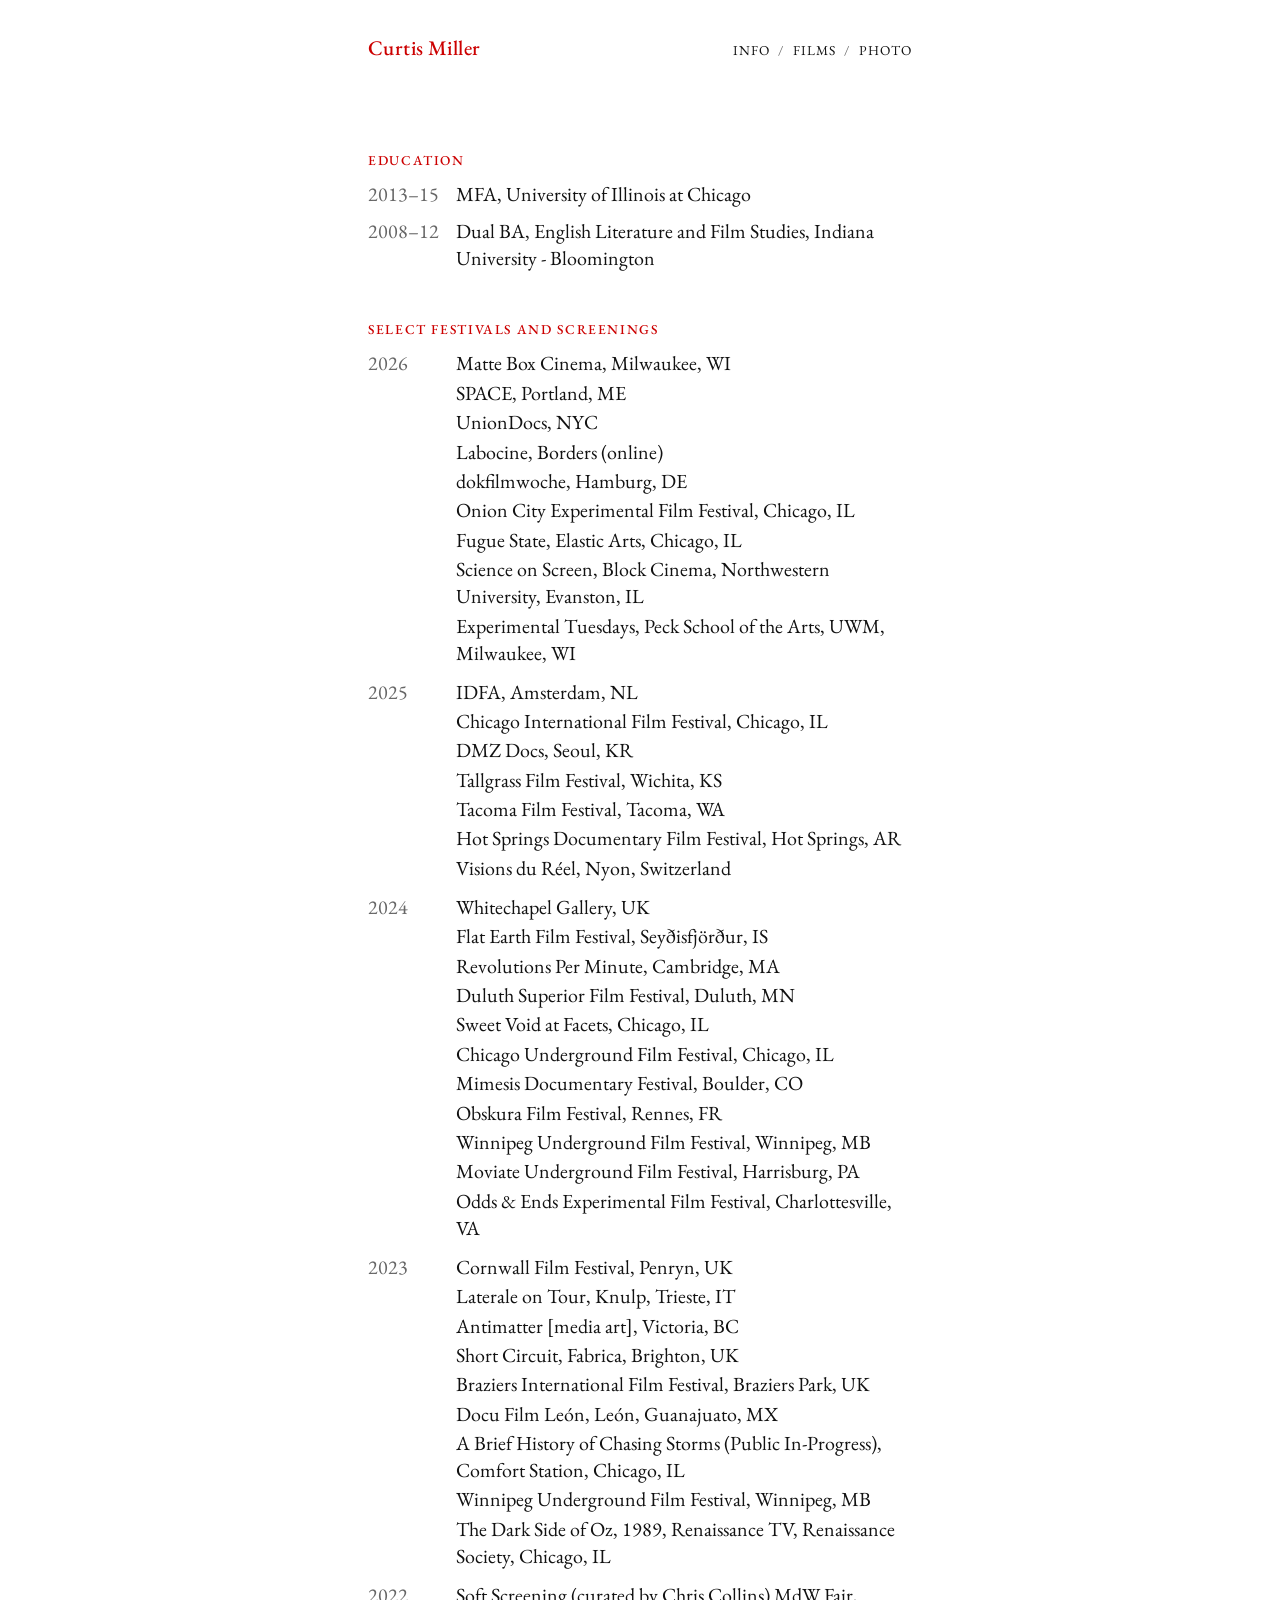
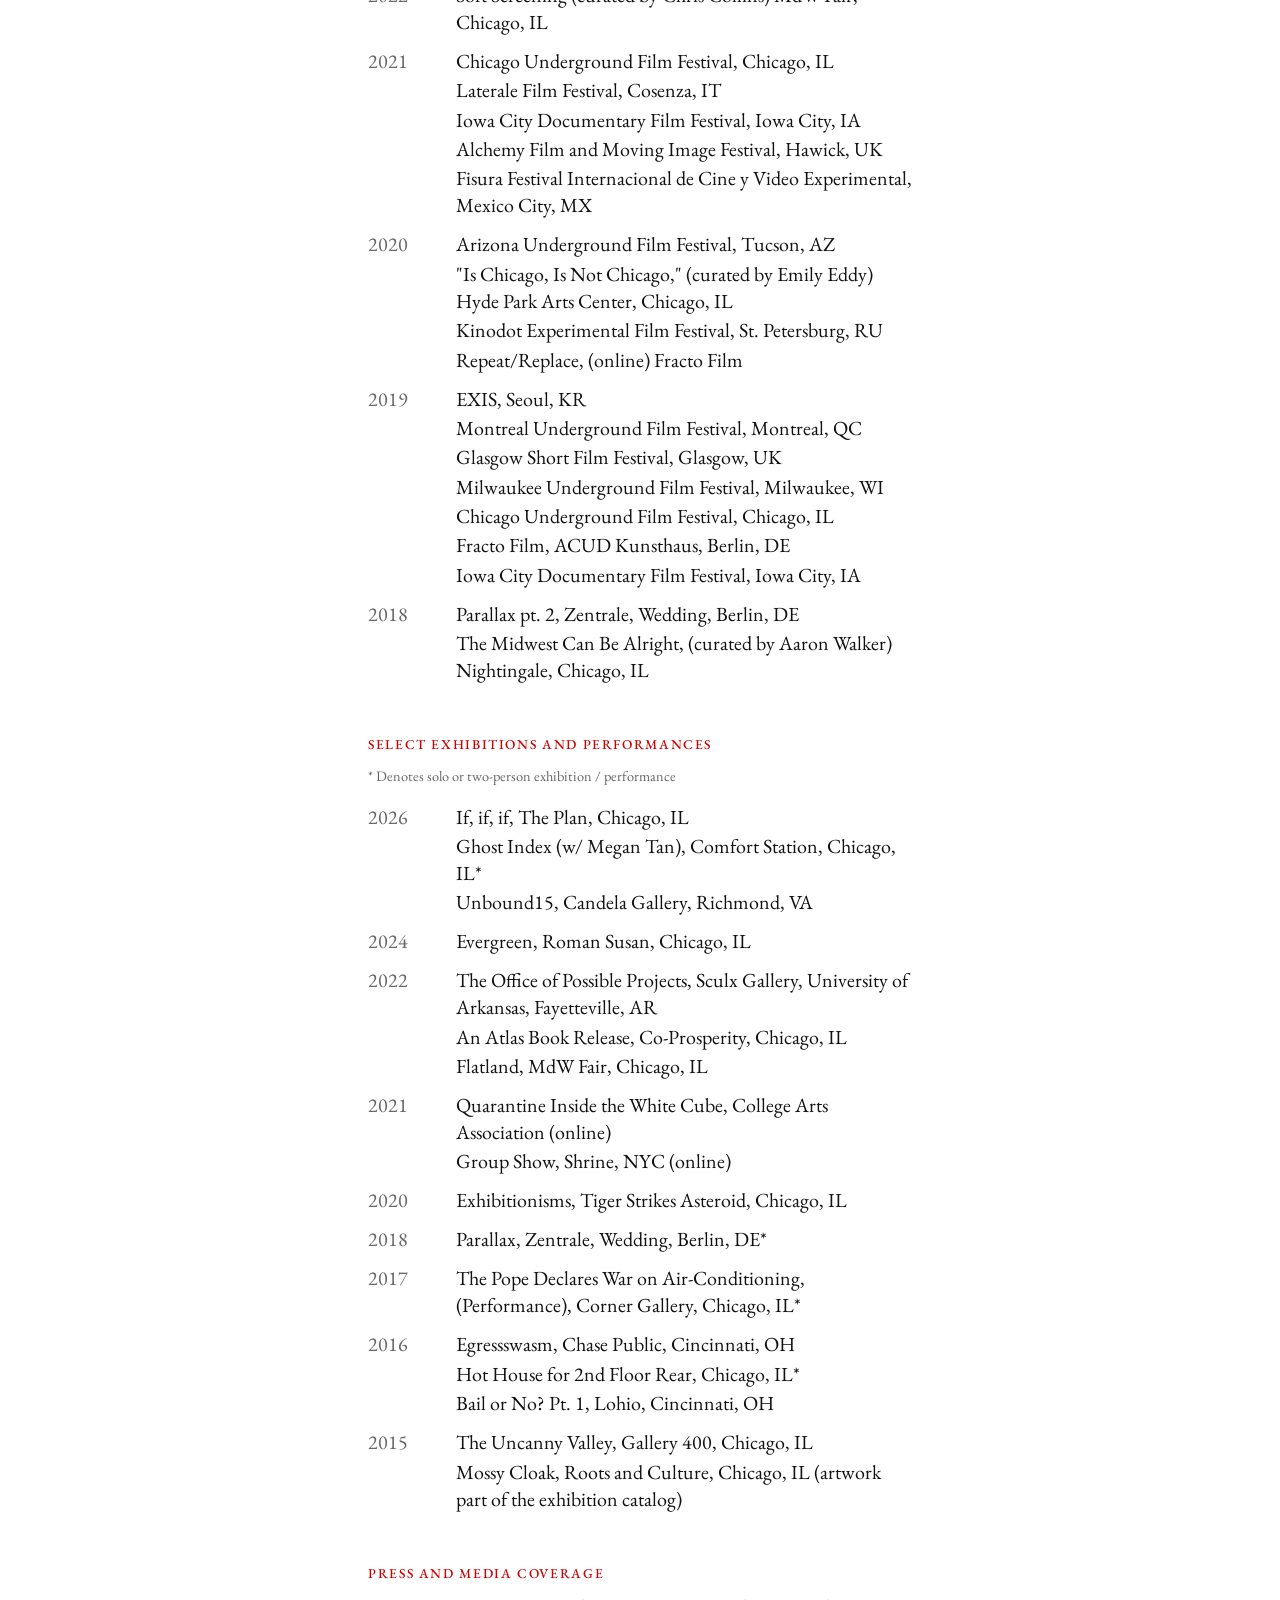
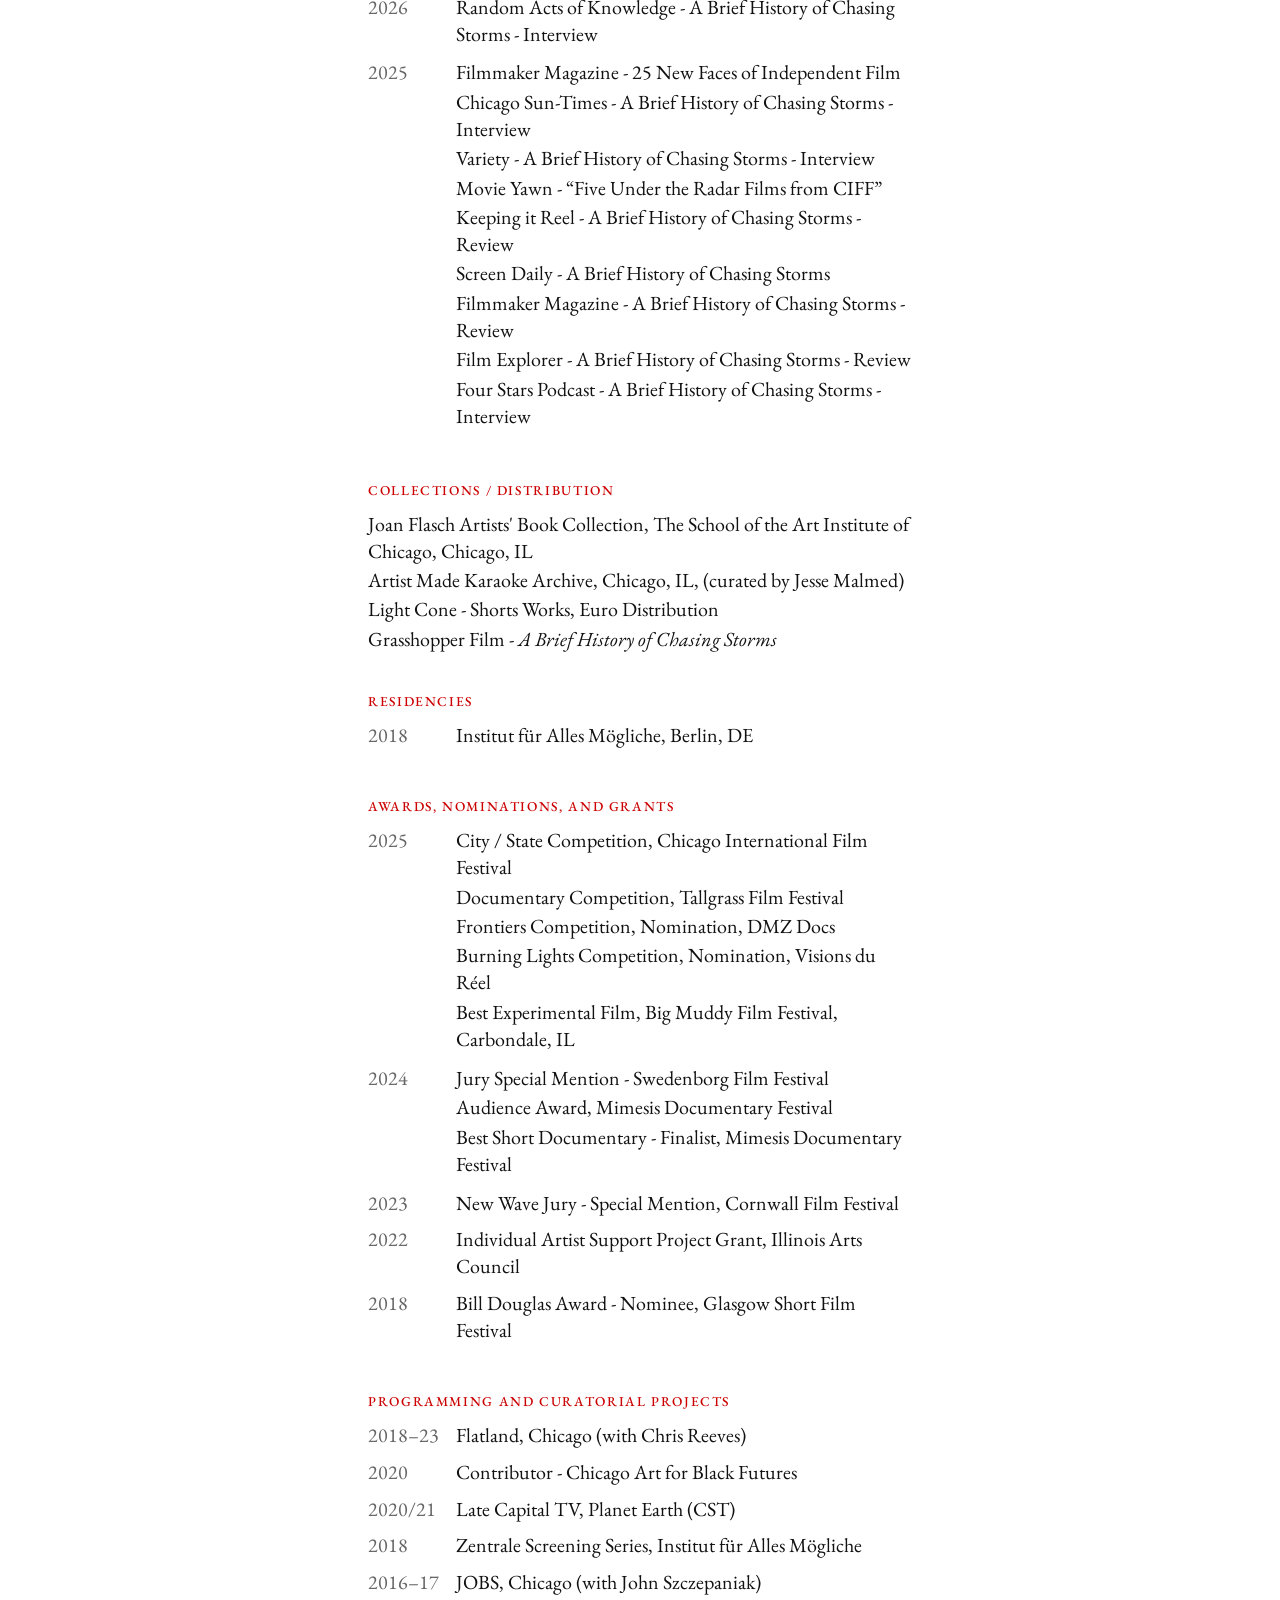
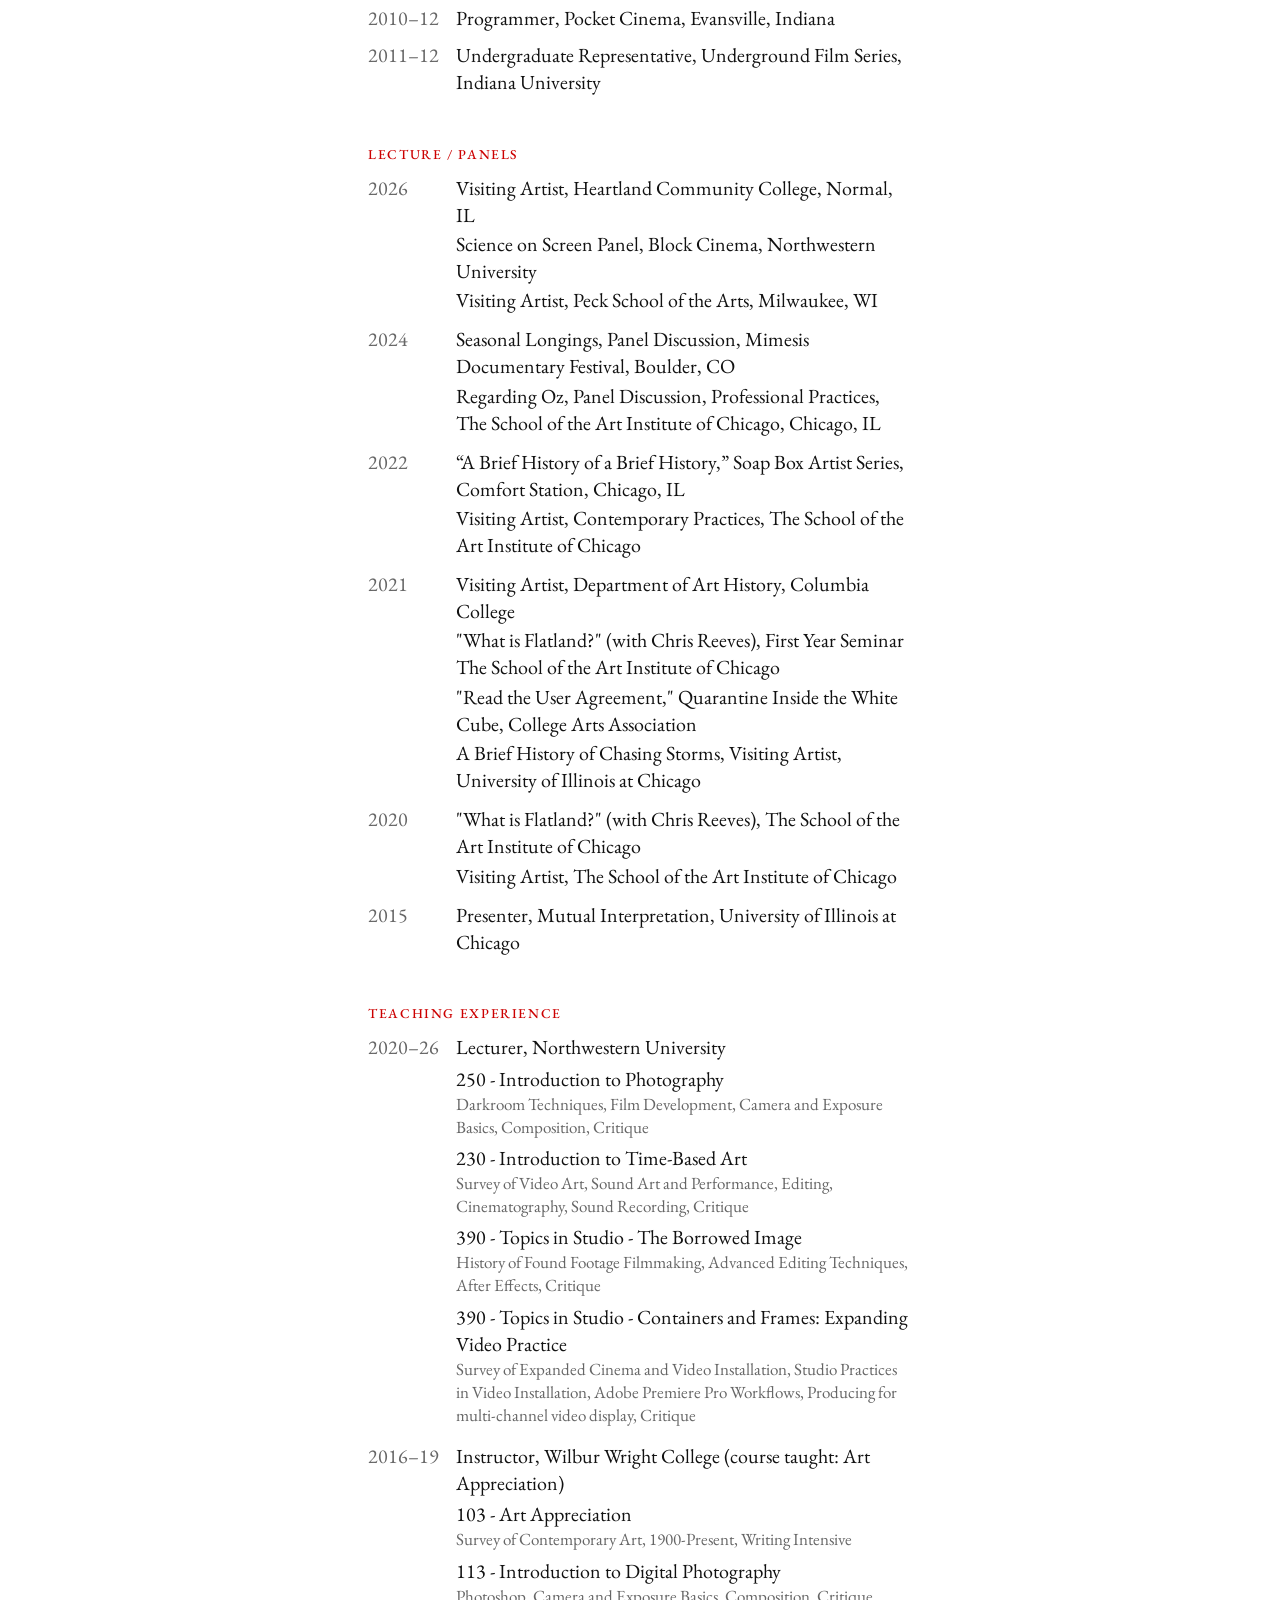
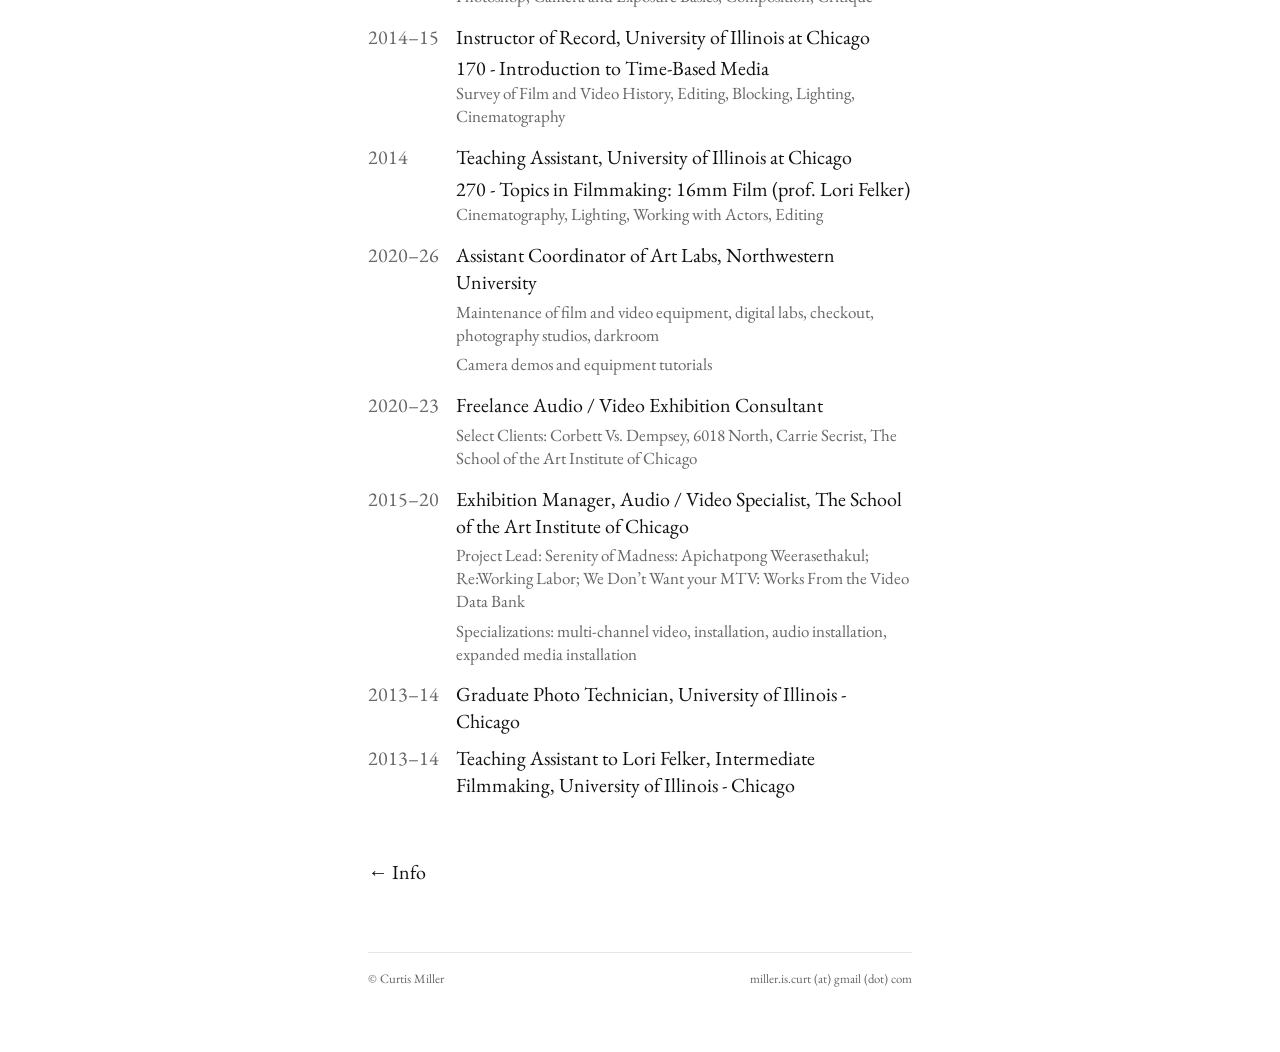
<file: cv.html>
<!doctype html>
<html lang="en">
<head>
  <meta charset="utf-8">
  <meta name="viewport" content="width=device-width, initial-scale=1">
  <title>CV – Curtis Miller</title>
  <meta name="description" content="Curriculum vitae of Curtis Miller: screenings, exhibitions, press, awards, and teaching.">
  <meta property="og:type" content="website">
  <meta property="og:site_name" content="Curtis Miller">
  <meta property="og:title" content="CV – Curtis Miller">
  <meta property="og:description" content="Curriculum vitae of Curtis Miller: screenings, exhibitions, press, awards, and teaching.">
  <meta property="og:url" content="https://www.curtis-miller.com/cv.html">
  <meta property="og:image" content="https://www.curtis-miller.com/images/Minimal_Red.jpg">
  <meta name="twitter:card" content="summary_large_image">
  <link rel="preload" href="fonts/eb-garamond.woff2" as="font" type="font/woff2" crossorigin>
  <link rel="stylesheet" href="curtismiller.css?v=4">
</head>
<body>

<header class="site-header">
  <a class="site-name" href="index.html">Curtis Miller</a>
  <nav class="site-nav">
    <a href="index.html">Info</a><a href="films.html">Films</a><a href="photo.html">Photo</a>
  </nav>
</header>

<main class="text">

  <h2>Education</h2>
  <dl class="cv">
    <dt>2013–15</dt>
    <dd>MFA, University of Illinois at Chicago</dd>
    <dt>2008–12</dt>
    <dd>Dual BA, English Literature and Film Studies, Indiana University - Bloomington</dd>
  </dl>

  <h2>Select Festivals and Screenings</h2>
  <dl class="cv">
    <dt>2026</dt>
    <dd><ul class="plain">
      <li>Matte Box Cinema, Milwaukee, WI</li>
      <li>SPACE, Portland, ME</li>
      <li>UnionDocs, NYC</li>
      <li>Labocine, Borders (online)</li>
      <li>dokfilmwoche, Hamburg, DE</li>
      <li>Onion City Experimental Film Festival, Chicago, IL</li>
      <li>Fugue State, Elastic Arts, Chicago, IL</li>
      <li>Science on Screen, Block Cinema, Northwestern University, Evanston, IL</li>
      <li>Experimental Tuesdays, Peck School of the Arts, UWM, Milwaukee, WI</li>
    </ul></dd>
    <dt>2025</dt>
    <dd><ul class="plain">
      <li>IDFA, Amsterdam, NL</li>
      <li>Chicago International Film Festival, Chicago, IL</li>
      <li>DMZ Docs, Seoul, KR</li>
      <li>Tallgrass Film Festival, Wichita, KS</li>
      <li>Tacoma Film Festival, Tacoma, WA</li>
      <li>Hot Springs Documentary Film Festival, Hot Springs, AR</li>
      <li>Visions du Réel, Nyon, Switzerland</li>
    </ul></dd>
    <dt>2024</dt>
    <dd><ul class="plain">
      <li>Whitechapel Gallery, UK</li>
      <li>Flat Earth Film Festival, Seyðisfjörður, IS</li>
      <li>Revolutions Per Minute, Cambridge, MA</li>
      <li>Duluth Superior Film Festival, Duluth, MN</li>
      <li>Sweet Void at Facets, Chicago, IL</li>
      <li>Chicago Underground Film Festival, Chicago, IL</li>
      <li>Mimesis Documentary Festival, Boulder, CO</li>
      <li>Obskura Film Festival, Rennes, FR</li>
      <li>Winnipeg Underground Film Festival, Winnipeg, MB</li>
      <li>Moviate Underground Film Festival, Harrisburg, PA</li>
      <li>Odds &amp; Ends Experimental Film Festival, Charlottesville, VA</li>
    </ul></dd>
    <dt>2023</dt>
    <dd><ul class="plain">
      <li>Cornwall Film Festival, Penryn, UK</li>
      <li>Laterale on Tour, Knulp, Trieste, IT</li>
      <li>Antimatter [media art], Victoria, BC</li>
      <li>Short Circuit, Fabrica, Brighton, UK</li>
      <li>Braziers International Film Festival, Braziers Park, UK</li>
      <li>Docu Film León, León, Guanajuato, MX</li>
      <li>A Brief History of Chasing Storms (Public In-Progress), Comfort Station, Chicago, IL</li>
      <li>Winnipeg Underground Film Festival, Winnipeg, MB</li>
      <li>The Dark Side of Oz, 1989, Renaissance TV, Renaissance Society, Chicago, IL</li>
    </ul></dd>
    <dt>2022</dt>
    <dd><ul class="plain">
      <li>Soft Screening (curated by Chris Collins) MdW Fair, Chicago, IL</li>
    </ul></dd>
    <dt>2021</dt>
    <dd><ul class="plain">
      <li>Chicago Underground Film Festival, Chicago, IL</li>
      <li>Laterale Film Festival, Cosenza, IT</li>
      <li>Iowa City Documentary Film Festival, Iowa City, IA</li>
      <li>Alchemy Film and Moving Image Festival, Hawick, UK</li>
      <li>Fisura Festival Internacional de Cine y Video Experimental, Mexico City, MX</li>
    </ul></dd>
    <dt>2020</dt>
    <dd><ul class="plain">
      <li>Arizona Underground Film Festival, Tucson, AZ</li>
      <li>"Is Chicago, Is Not Chicago," (curated by Emily Eddy) Hyde Park Arts Center, Chicago, IL</li>
      <li>Kinodot Experimental Film Festival, St. Petersburg, RU</li>
      <li>Repeat/Replace, (online) Fracto Film</li>
    </ul></dd>
    <dt>2019</dt>
    <dd><ul class="plain">
      <li>EXIS, Seoul, KR</li>
      <li>Montreal Underground Film Festival, Montreal, QC</li>
      <li>Glasgow Short Film Festival, Glasgow, UK</li>
      <li>Milwaukee Underground Film Festival, Milwaukee, WI</li>
      <li>Chicago Underground Film Festival, Chicago, IL</li>
      <li>Fracto Film, ACUD Kunsthaus, Berlin, DE</li>
      <li>Iowa City Documentary Film Festival, Iowa City, IA</li>
    </ul></dd>
    <dt>2018</dt>
    <dd><ul class="plain">
      <li>Parallax pt. 2, Zentrale, Wedding, Berlin, DE</li>
      <li>The Midwest Can Be Alright, (curated by Aaron Walker) Nightingale, Chicago, IL</li>
    </ul></dd>
  </dl>

  <h2>Select Exhibitions and Performances</h2>
  <p class="meta">* Denotes solo or two-person exhibition / performance</p>
  <dl class="cv">
    <dt>2026</dt>
    <dd><ul class="plain">
      <li>If, if, if, The Plan, Chicago, IL</li>
      <li>Ghost Index (w/ Megan Tan), Comfort Station, Chicago, IL*</li>
      <li>Unbound15, Candela Gallery, Richmond, VA</li>
    </ul></dd>
    <dt>2024</dt>
    <dd><ul class="plain">
      <li>Evergreen, Roman Susan, Chicago, IL</li>
    </ul></dd>
    <dt>2022</dt>
    <dd><ul class="plain">
      <li>The Office of Possible Projects, Sculx Gallery, University of Arkansas, Fayetteville, AR</li>
      <li>An Atlas Book Release, Co-Prosperity, Chicago, IL</li>
      <li>Flatland, MdW Fair, Chicago, IL</li>
    </ul></dd>
    <dt>2021</dt>
    <dd><ul class="plain">
      <li>Quarantine Inside the White Cube, College Arts Association (online)</li>
      <li>Group Show, Shrine, NYC (online)</li>
    </ul></dd>
    <dt>2020</dt>
    <dd><ul class="plain">
      <li>Exhibitionisms, Tiger Strikes Asteroid, Chicago, IL</li>
    </ul></dd>
    <dt>2018</dt>
    <dd><ul class="plain">
      <li>Parallax, Zentrale, Wedding, Berlin, DE*</li>
    </ul></dd>
    <dt>2017</dt>
    <dd><ul class="plain">
      <li>The Pope Declares War on Air-Conditioning, (Performance), Corner Gallery, Chicago, IL*</li>
    </ul></dd>
    <dt>2016</dt>
    <dd><ul class="plain">
      <li>Egressswasm, Chase Public, Cincinnati, OH</li>
      <li>Hot House for 2nd Floor Rear, Chicago, IL*</li>
      <li>Bail or No? Pt. 1, Lohio, Cincinnati, OH</li>
    </ul></dd>
    <dt>2015</dt>
    <dd><ul class="plain">
      <li>The Uncanny Valley, Gallery 400, Chicago, IL</li>
      <li>Mossy Cloak, Roots and Culture, Chicago, IL (artwork part of the exhibition catalog)</li>
    </ul></dd>
  </dl>

  <h2>Press and Media Coverage</h2>
  <dl class="cv">
    <dt>2026</dt>
    <dd><ul class="plain">
      <li>Random Acts of Knowledge - A Brief History of Chasing Storms - Interview</li>
    </ul></dd>
    <dt>2025</dt>
    <dd><ul class="plain">
      <li><a href="https://filmmakermagazine.com/people/curtis-miller/" target="_blank" rel="noopener">Filmmaker Magazine - 25 New Faces of Independent Film</a></li>
      <li><a href="https://chicago.suntimes.com/movies-and-tv/2025/10/17/filmmaker-curtis-miller-a-brief-history-of-chasing-storms-chicago-international-film-fest" target="_blank" rel="noopener">Chicago Sun-Times - A Brief History of Chasing Storms - Interview</a></li>
      <li><a href="https://variety.com/2025/film/global/a-brief-history-of-chasing-storms-twisters-climate-change-1236362702/" target="_blank" rel="noopener">Variety - A Brief History of Chasing Storms - Interview</a></li>
      <li>Movie Yawn - “Five Under the Radar Films from CIFF”</li>
      <li>Keeping it Reel - A Brief History of Chasing Storms - Review</li>
      <li>Screen Daily - A Brief History of Chasing Storms</li>
      <li><a href="https://filmmakermagazine.com/130494-visions-du-reel-2025-reviews-prince-of-nanawa-soldiers-of-light/" target="_blank" rel="noopener">Filmmaker Magazine - A Brief History of Chasing Storms - Review</a></li>
      <li><a href="https://www.filmexplorer.ch/detail/a-brief-history-of-chasing-storms/" target="_blank" rel="noopener">Film Explorer - A Brief History of Chasing Storms - Review</a></li>
      <li>Four Stars Podcast - A Brief History of Chasing Storms - Interview</li>
    </ul></dd>
  </dl>

  <h2>Collections / Distribution</h2>
  <ul class="plain">
    <li>Joan Flasch Artists' Book Collection, The School of the Art Institute of Chicago, Chicago, IL</li>
    <li>Artist Made Karaoke Archive, Chicago, IL, (curated by Jesse Malmed)</li>
    <li><a href="https://lightcone.org/en/cineaste-18432-curtis-miller" target="_blank" rel="noopener">Light Cone - Shorts Works, Euro Distribution</a></li>
    <li><a href="https://watch.grasshopperfilm.com/films/a-brief-history-of-chasing-storms" target="_blank" rel="noopener">Grasshopper Film - <i>A Brief History of Chasing Storms</i></a></li>
  </ul>

  <h2>Residencies</h2>
  <dl class="cv">
    <dt>2018</dt>
    <dd>Institut für Alles Mögliche, Berlin, DE</dd>
  </dl>

  <h2>Awards, Nominations, and Grants</h2>
  <dl class="cv">
    <dt>2025</dt>
    <dd><ul class="plain">
      <li>City / State Competition, Chicago International Film Festival</li>
      <li>Documentary Competition, Tallgrass Film Festival</li>
      <li>Frontiers Competition, Nomination, DMZ Docs</li>
      <li>Burning Lights Competition, Nomination, Visions du Réel</li>
      <li>Best Experimental Film, Big Muddy Film Festival, Carbondale, IL</li>
    </ul></dd>
    <dt>2024</dt>
    <dd><ul class="plain">
      <li>Jury Special Mention - Swedenborg Film Festival</li>
      <li>Audience Award, Mimesis Documentary Festival</li>
      <li>Best Short Documentary - Finalist, Mimesis Documentary Festival</li>
    </ul></dd>
    <dt>2023</dt>
    <dd>New Wave Jury - Special Mention, Cornwall Film Festival</dd>
    <dt>2022</dt>
    <dd>Individual Artist Support Project Grant, Illinois Arts Council</dd>
    <dt>2018</dt>
    <dd>Bill Douglas Award - Nominee, Glasgow Short Film Festival</dd>
  </dl>

  <h2>Programming and Curatorial Projects</h2>
  <dl class="cv">
    <dt>2018–23</dt>
    <dd>Flatland, Chicago (with Chris Reeves)</dd>
    <dt>2020</dt>
    <dd>Contributor - Chicago Art for Black Futures</dd>
    <dt>2020/21</dt>
    <dd>Late Capital TV, Planet Earth (CST)</dd>
    <dt>2018</dt>
    <dd>Zentrale Screening Series, Institut für Alles Mögliche</dd>
    <dt>2016–17</dt>
    <dd>JOBS, Chicago (with John Szczepaniak)</dd>
    <dt>2010–12</dt>
    <dd>Programmer, Pocket Cinema, Evansville, Indiana</dd>
    <dt>2011–12</dt>
    <dd>Undergraduate Representative, Underground Film Series, Indiana University</dd>
  </dl>

  <h2>Lecture / Panels</h2>
  <dl class="cv">
    <dt>2026</dt>
    <dd><ul class="plain">
      <li>Visiting Artist, Heartland Community College, Normal, IL</li>
      <li>Science on Screen Panel, Block Cinema, Northwestern University</li>
      <li>Visiting Artist, Peck School of the Arts, Milwaukee, WI</li>
    </ul></dd>
    <dt>2024</dt>
    <dd><ul class="plain">
      <li>Seasonal Longings, Panel Discussion, Mimesis Documentary Festival, Boulder, CO</li>
      <li>Regarding Oz, Panel Discussion, Professional Practices, The School of the Art Institute of Chicago, Chicago, IL</li>
    </ul></dd>
    <dt>2022</dt>
    <dd><ul class="plain">
      <li>“A Brief History of a Brief History,” Soap Box Artist Series, Comfort Station, Chicago, IL</li>
      <li>Visiting Artist, Contemporary Practices, The School of the Art Institute of Chicago</li>
    </ul></dd>
    <dt>2021</dt>
    <dd><ul class="plain">
      <li>Visiting Artist, Department of Art History, Columbia College</li>
      <li>"What is Flatland?" (with Chris Reeves), First Year Seminar The School of the Art Institute of Chicago</li>
      <li>"Read the User Agreement," Quarantine Inside the White Cube, College Arts Association</li>
      <li>A Brief History of Chasing Storms, Visiting Artist, University of Illinois at Chicago</li>
    </ul></dd>
    <dt>2020</dt>
    <dd><ul class="plain">
      <li>"What is Flatland?" (with Chris Reeves), The School of the Art Institute of Chicago</li>
      <li>Visiting Artist, The School of the Art Institute of Chicago</li>
    </ul></dd>
    <dt>2015</dt>
    <dd>Presenter, Mutual Interpretation, University of Illinois at Chicago</dd>
  </dl>

  <h2>Teaching Experience</h2>
  <dl class="cv">
    <dt>2020–26</dt>
    <dd>Lecturer, Northwestern University
      <ul class="plain detail-list">
        <li>250 - Introduction to Photography<span class="detail">Darkroom Techniques, Film Development, Camera and Exposure Basics, Composition, Critique</span></li>
        <li>230 - Introduction to Time-Based Art<span class="detail">Survey of Video Art, Sound Art and Performance, Editing, Cinematography, Sound Recording, Critique</span></li>
        <li>390 - Topics in Studio - The Borrowed Image<span class="detail">History of Found Footage Filmmaking, Advanced Editing Techniques, After Effects, Critique</span></li>
        <li>390 - Topics in Studio - Containers and Frames: Expanding Video Practice<span class="detail">Survey of Expanded Cinema and Video Installation, Studio Practices in Video Installation, Adobe Premiere Pro Workflows, Producing for multi-channel video display, Critique</span></li>
      </ul>
    </dd>
    <dt>2016–19</dt>
    <dd>Instructor, Wilbur Wright College (course taught: Art Appreciation)
      <ul class="plain detail-list">
        <li>103 - Art Appreciation<span class="detail">Survey of Contemporary Art, 1900-Present, Writing Intensive</span></li>
        <li>113 - Introduction to Digital Photography<span class="detail">Photoshop, Camera and Exposure Basics, Composition, Critique</span></li>
      </ul>
    </dd>
    <dt>2014–15</dt>
    <dd>Instructor of Record, University of Illinois at Chicago
      <ul class="plain detail-list">
        <li>170 - Introduction to Time-Based Media<span class="detail">Survey of Film and Video History, Editing, Blocking, Lighting, Cinematography</span></li>
      </ul>
    </dd>
    <dt>2014</dt>
    <dd>Teaching Assistant, University of Illinois at Chicago
      <ul class="plain detail-list">
        <li>270 - Topics in Filmmaking: 16mm Film (prof. Lori Felker)<span class="detail">Cinematography, Lighting, Working with Actors, Editing</span></li>
      </ul>
    </dd>
    <dt>2020–26</dt>
    <dd>Assistant Coordinator of Art Labs, Northwestern University
      <ul class="plain detail-list">
        <li class="detail">Maintenance of film and video equipment, digital labs, checkout, photography studios, darkroom</li>
        <li class="detail">Camera demos and equipment tutorials</li>
      </ul>
    </dd>
    <dt>2020–23</dt>
    <dd>Freelance Audio / Video Exhibition Consultant
      <ul class="plain detail-list">
        <li class="detail">Select Clients: Corbett Vs. Dempsey, 6018 North, Carrie Secrist, The School of the Art Institute of Chicago</li>
      </ul>
    </dd>
    <dt>2015–20</dt>
    <dd>Exhibition Manager, Audio / Video Specialist, The School of the Art Institute of Chicago
      <ul class="plain detail-list">
        <li class="detail">Project Lead: Serenity of Madness: Apichatpong Weerasethakul; Re:Working Labor; We Don’t Want your MTV: Works From the Video Data Bank</li>
        <li class="detail">Specializations: multi-channel video, installation, audio installation, expanded media installation</li>
      </ul>
    </dd>
    <dt>2013–14</dt>
    <dd>Graduate Photo Technician, University of Illinois - Chicago</dd>
    <dt>2013–14</dt>
    <dd>Teaching Assistant to Lori Felker, Intermediate Filmmaking, University of Illinois - Chicago</dd>
  </dl>

  <p class="back"><a href="index.html">← Info</a></p>
</main>

<footer class="site-footer">
  <span>© Curtis Miller</span>
  <span>miller.is.curt (at) gmail (dot) com</span>
</footer>

</body>
</html>
</file>
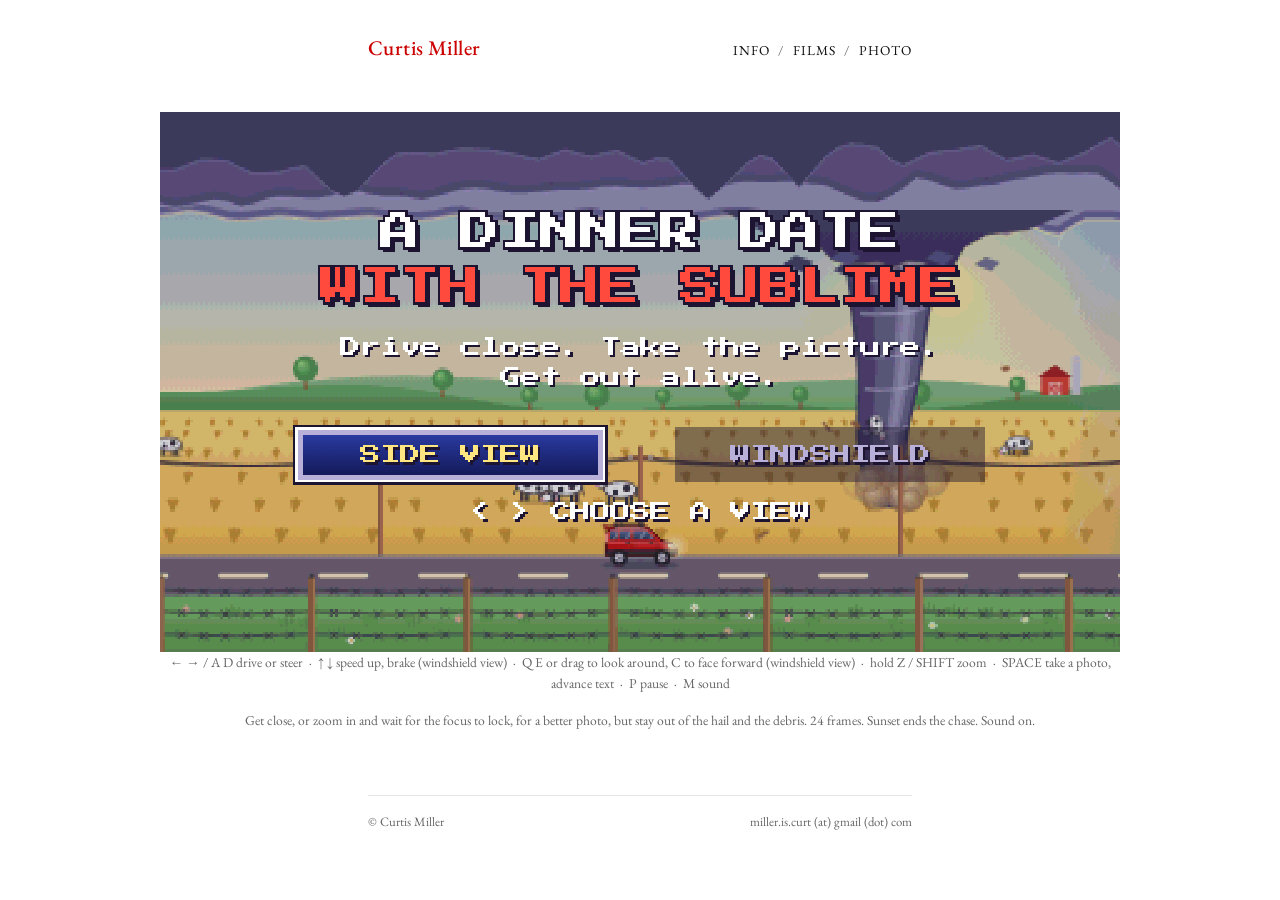
<file: game.html>
<!doctype html>

<html lang="en">
<head>
  <meta charset="utf-8">

  <title>A Dinner Date with the Sublime - Curtis Miller</title>
  <meta name="description" content="A Dinner Date with the Sublime: a storm-chasing game by Curtis Miller. Drive close, take the picture, get out alive.">
  <meta name="author" content="CURTIS BYRNSIDE MILLER">
  <meta property="og:type" content="website">
  <meta property="og:title" content="A Dinner Date with the Sublime">
  <meta property="og:description" content="A storm-chasing game by Curtis Miller. Drive close, take the picture, get out alive.">
  <meta name="twitter:card" content="summary">
  <meta name="theme-color" content="#000000">

  <link rel="preload" href="fonts/eb-garamond.woff2" as="font" type="font/woff2" crossorigin>
  <link rel="stylesheet" href="curtismiller.css?v=5">

<link rel="preconnect" href="https://fonts.gstatic.com" crossorigin>
<link href="https://fonts.googleapis.com/css2?family=Press+Start+2P&display=swap" rel="stylesheet">
<link rel="icon" type="image/png" href=""/>

<meta name="viewport" content="width=device-width, initial-scale=1.0, viewport-fit=cover">

<style>
  #game-wrap { max-width: 960px; margin: 0 auto; }
  #game {
    display: block; width: 100%; aspect-ratio: 16 / 9; background: #76aad6;
    image-rendering: pixelated; image-rendering: crisp-edges;
    touch-action: none; user-select: none; -webkit-user-select: none; -webkit-touch-callout: none; outline: none;
  }
  #game-wrap p.howto { max-width: 100%; text-align: center; font-size: 0.85rem; color: var(--muted, #666); }
  .controls, #rotate { display: none; }

  /* ---- Phones and tablets ---- */
  @media (pointer: coarse) {
    html, body { overscroll-behavior: none; -webkit-text-size-adjust: 100%; }
    body { touch-action: manipulation; }
    #game-wrap p.howto.keys { display: none; }

    /* Upright: ask for landscape */
    #rotate {
      position: fixed; inset: 0; z-index: 100; background: white;
      flex-direction: column; align-items: center; justify-content: center; gap: 22px; text-align: center;
      padding: 24px;
    }
    #rotate p { max-width: 260px; font-size: 15px; font-weight: 300; text-align: center; color: black; margin: 0; }
    #rotate p b { color: red; font-weight: 600; }
    #rotate svg { width: 64px; height: 64px; animation: turn 2.4s ease-in-out infinite; }
    @keyframes turn { 0%, 25% { transform: rotate(0deg); } 55%, 85% { transform: rotate(-90deg); } 100% { transform: rotate(0deg); } }

    /* Sideways: full screen game with controls over the edges */
    .controls {
      position: fixed; inset: 0; z-index: 10; pointer-events: none;
      font-family: 'Press Start 2P', monospace;
    }
    .controls button {
      position: absolute; pointer-events: auto; display: flex; align-items: center; justify-content: center;
      width: 64px; height: 64px; border-radius: 50%; padding: 0;
      background: rgba(20, 16, 40, 0.28); color: white; border: 2px solid rgba(255, 255, 255, 0.85);
      font-family: inherit; font-size: 18px; line-height: 1;
      text-shadow: 1px 1px 0 #1c1430;
      touch-action: none; user-select: none; -webkit-user-select: none; -webkit-touch-callout: none;
      -webkit-tap-highlight-color: transparent;
    }
    .controls button.active { background: rgba(255, 255, 255, 0.45); }
    .controls [data-key="left"]  { left: calc(16px + env(safe-area-inset-left)); bottom: 18px; }
    .controls [data-key="right"] { left: calc(92px + env(safe-area-inset-left)); bottom: 18px; }
    .controls [data-key="shutter"] {
      right: calc(16px + env(safe-area-inset-right)); bottom: 18px; width: 84px; height: 84px;
      border-color: #ff4a3d; background: rgba(224, 32, 26, 0.38); font-size: 8px;
    }
    .controls [data-key="shutter"].active { background: rgba(255, 74, 61, 0.8); }
    .controls [data-key="zoom"] {
      right: calc(112px + env(safe-area-inset-right)); bottom: 22px; width: 56px; height: 56px; font-size: 8px;
      border-color: #ffe680;
    }
    .controls [data-key="brake"] {
      left: calc(54px + env(safe-area-inset-left)); bottom: 96px; width: 56px; height: 56px; font-size: 7px;
      border-color: #9fe0ff;
    }
    .controls [data-key="center"] {
      left: calc(14px + env(safe-area-inset-left)); top: 50%; transform: translateY(-50%);
      width: 40px; height: 40px; font-size: 12px; background: rgba(20, 16, 40, 0.2);
    }
    .controls [data-key="pause"] {
      right: calc(14px + env(safe-area-inset-right)); top: 50%; transform: translateY(-50%);
      width: 40px; height: 40px; font-size: 10px; background: rgba(20, 16, 40, 0.2);
    }
  }
  /* Controls only while driving; otherwise the whole screen is "tap to continue". */
  @media (pointer: coarse) {
    body:not([data-state="play"]) .controls button { display: none; }
    body[data-state="paused"] .controls [data-key="pause"] { display: flex; }
    body:not([data-mode="drive"]) .controls [data-key="brake"],
    body:not([data-mode="drive"]) .controls [data-key="center"] { display: none; }
  }
  @media (pointer: coarse) and (orientation: portrait) {
    #rotate { display: flex; }
  }
  @media (pointer: coarse) and (orientation: landscape) {
    .site-header, .site-footer, #game-wrap p.howto { display: none; }
    body { margin: 0; background: black; overflow: hidden; height: 100vh; height: 100dvh; }
    #game-wrap {
      position: fixed; inset: 0; max-width: none; margin: 0; background: black;
      display: flex; align-items: center; justify-content: center;
    }
    #game { width: min(100vw, calc(100vh * 16 / 9)); width: min(100vw, calc(100dvh * 16 / 9)); height: auto; }
    .controls { display: block; }
  }
</style>

</head>

<body>

<header class="site-header">
  <a class="site-name" href="index.html">Curtis Miller</a>
  <nav class="site-nav">
    <a href="index.html">Info</a><a href="films.html">Films</a><a href="photo.html">Photo</a>
  </nav>
</header>

      <div id="game-wrap">
        <canvas id="game" width="960" height="540" tabindex="0" aria-label="A Dinner Date with the Sublime, a storm chasing game"></canvas>
        <div class="controls" aria-hidden="true">
          <button data-key="left">&#9664;</button>
          <button data-key="right">&#9654;</button>
          <button data-key="brake">BRAKE</button>
          <button data-key="zoom">ZOOM</button>
          <button data-key="shutter">SNAP</button>
          <button data-key="pause">II</button>
          <button data-key="center" aria-label="Look ahead">&#9650;</button>
        </div>
        <p class="howto keys">&larr; &rarr; / A D drive or steer &nbsp;·&nbsp; &uarr; &darr; speed up, brake (windshield view) &nbsp;·&nbsp; Q E or drag to look around, C to face forward (windshield view) &nbsp;·&nbsp; hold Z / SHIFT zoom &nbsp;·&nbsp; SPACE take a photo, advance text &nbsp;·&nbsp; P pause &nbsp;·&nbsp; M sound</p>
        <p class="howto">Get close, or zoom in and wait for the focus to lock, for a better photo, but stay out of the hail and the debris. 24 frames. Sunset ends the chase. Sound on.</p>

      </div>

      <div id="rotate" role="dialog" aria-label="Turn your phone sideways">
        <svg viewBox="0 0 64 64" fill="none" stroke="black" stroke-width="2.5" stroke-linecap="round" aria-hidden="true">
          <rect x="20" y="6" width="24" height="52" rx="4"/><path d="M29 51h6"/>
        </svg>
        <p>Turn your phone <b>sideways</b> to play<br>A Dinner Date with the Sublime.</p>
      </div>

      <script src="game.js"></script>

<footer class="site-footer">
  <span>© Curtis Miller</span>
  <span>miller.is.curt (at) gmail (dot) com</span>
</footer>
</body>
</html>
</file>
<file: curtismiller.css>
/*
  Curtis Miller - site stylesheet

  Mobile-first: the base rules are for phones, and the media
  queries near the bottom add to them for wider screens.
  Colours live in the :root block so they can be changed in one place.

  After editing this file, bump the ?v= number in each page's
  <link rel="stylesheet" href="curtismiller.css?v=..."> line so browsers
  fetch the new version instead of a cached copy.
*/

/* ---------- Font: EB Garamond, self-hosted (regular and italic files) ---------- */

@font-face {
  font-family: "EB Garamond";
  font-style: normal;
  font-weight: 400 800;
  font-display: swap;
  src: url("fonts/eb-garamond.woff2") format("woff2");
}

@font-face {
  font-family: "EB Garamond";
  font-style: italic;
  font-weight: 400 800;
  font-display: swap;
  src: url("fonts/eb-garamond-italic.woff2") format("woff2");
}

/* ---------- Colours ---------- */

:root {
  --bg: #fff;
  --text: #111;
  --muted: #666;
  --accent: #c00;   /* the site red; darker than pure red so small text stays readable */
  --rule: #e5e5e5;

  --column: 34rem;  /* width of the single page column: header, images, text, footer */
}

@media (prefers-color-scheme: dark) {
  :root {
    --bg: #111;
    --text: #e8e8e8;
    --muted: #999;
    --accent: #ff5a5a;
    --rule: #2a2a2a;
  }
}

/* ---------- Base ---------- */

*,
*::before,
*::after {
  box-sizing: border-box;
}

html {
  -webkit-text-size-adjust: 100%;
  text-size-adjust: 100%;
}

body {
  margin: 0;
  padding: 0 1rem 3rem;
  background: var(--bg);
  color: var(--text);
  font-family: "EB Garamond", Garamond, "Times New Roman", Georgia, serif;
  font-size: 1.15rem;
  line-height: 1.55;
}

a {
  color: inherit;
  text-decoration: none;
}

a:hover,
a:focus {
  color: var(--accent);
}

a:focus-visible {
  outline: 2px solid var(--accent);
  outline-offset: 2px;
}

img {
  display: block;
  max-width: 100%;
  height: auto;
  margin: 0 auto;
}

h1,
h2 {
  color: var(--accent);
  font-weight: 500;
  line-height: 1.25;
}

h1 {
  font-size: 1.5rem;
  margin: 0 0 0.25rem;
}

h2 {
  font-size: 0.85rem;
  letter-spacing: 0.12em;
  text-transform: uppercase;
  margin: 2.5rem 0 0.75rem;
}

p {
  margin: 0 0 1rem;
}

/* ---------- Header and navigation ---------- */

.site-header {
  display: flex;
  flex-wrap: wrap;
  align-items: baseline;
  justify-content: space-between;
  gap: 0.5rem 1.5rem;
  max-width: var(--column);
  margin: 0 auto;
  padding: 1.25rem 0 2rem;
}

.site-name {
  color: var(--accent);
  font-weight: 500;
  font-size: 1.3rem;
  letter-spacing: 0.02em;
}

.site-nav {
  font-size: 0.85rem;
  letter-spacing: 0.08em;
  text-transform: uppercase;
}

.site-nav a + a::before {
  content: "/";
  margin: 0 0.6em;
  color: var(--muted);
}

.site-nav a[aria-current="page"] {
  color: var(--accent);
}

/* ---------- Page content ---------- */

main {
  max-width: var(--column);
  margin: 0 auto;
}

/* Comfortable reading width for paragraphs and lists */
.text {
  max-width: var(--column);
  margin: 0 auto;
}

.meta {
  color: var(--muted);
  font-size: 0.9rem;
}

.lead-image {
  margin: 0 auto 2.5rem;
}

/* Lists without bullets: screenings, press, links */
.plain {
  list-style: none;
  margin: 0;
  padding: 0;
}

.plain li {
  margin-bottom: 0.15rem;
  line-height: 1.35;
}

.plain .source,
.plain .date {
  color: var(--muted);
}

.more {
  margin: 0.5rem 0 0;
  font-size: 0.9em;
}

/* ---------- CV: year column beside each entry ---------- */

.cv {
  display: grid;
  grid-template-columns: 4.5rem 1fr;
  gap: 0 1rem;
  margin: 0;
  line-height: 1.35;
}

.cv dt {
  color: var(--muted);
}

.cv dd {
  margin: 0 0 0.6rem;
}

.detail-list {
  margin-top: 0.3rem;
}

.detail {
  display: block;
  color: var(--muted);
  font-size: 0.85em;
}

.detail-list li {
  margin-bottom: 0.4rem;
}

/* ---------- Image stacks (film pages, photo series) ---------- */

.stack {
  margin: 1.5rem 0 2rem;
}

.stack img {
  margin-bottom: 1rem;
}

/* Clicking a photo opens it full size */
.zoom {
  display: block;
  cursor: zoom-in;
}

/* Images fill the column so their edges line up with the text */
.stack img,
.lead-image {
  width: 100%;
}

/* ---------- Films grid ---------- */

.film-grid {
  display: grid;
  grid-template-columns: 1fr;
  gap: 2rem 1.5rem;
  margin: 0;
  padding: 0;
  list-style: none;
}

.film-grid a {
  display: block;
}

.film-grid img {
  width: 100%;
}

.film-grid .title {
  display: block;
  margin-top: 0.5rem;
  font-weight: 500;
  line-height: 1.3;
}

.film-grid .meta {
  display: block;
}

.film-grid a:hover img,
.film-grid a:focus img {
  opacity: 0.85;
}

/* ---------- Photo series ---------- */

.series {
  margin-bottom: 2rem;
}

.series h2 {
  margin-top: 0;
  max-width: var(--column);
  margin-left: auto;
  margin-right: auto;
}

.series .year {
  color: var(--muted);
  font-weight: 400;
  text-transform: none;
  letter-spacing: 0;
}

/* ---------- Footer ---------- */

.back {
  margin-top: 3rem;
}

.site-footer {
  max-width: var(--column);
  margin: 4rem auto 0;
  padding-top: 1rem;
  border-top: 1px solid var(--rule);
  color: var(--muted);
  font-size: 0.8rem;
  display: flex;
  flex-wrap: wrap;
  justify-content: space-between;
  gap: 0.25rem 1rem;
}

/* Small tornado icon in the home page footer: links to the game */
.tornado-link {
  display: inline-flex;
  align-items: center;
  line-height: 0;
  padding: 0 0.25rem;
}

.tornado-link svg {
  display: block;
}

/* Home page footer: name, tornado icon in the middle, email */
.site-footer--centre {
  display: grid;
  grid-template-columns: 1fr auto 1fr;
  align-items: center;
}

.site-footer--centre > :last-child {
  text-align: right;
}

/* ---------- Tablet and up ---------- */

@media (min-width: 640px) {
  body {
    padding: 0 2rem 4rem;
  }

  .film-grid {
    grid-template-columns: 1fr 1fr;
  }
}

/* ---------- Desktop ---------- */

@media (min-width: 1024px) {
  body {
    font-size: 1.25rem;
  }

  h1 {
    font-size: 1.9rem;
  }

  .site-header {
    padding: 2rem 0 3rem;
  }
}

/* ---------- Print ---------- */

@media print {
  .site-nav,
  .back {
    display: none;
  }

  a {
    text-decoration: underline;
  }
}
</file>
